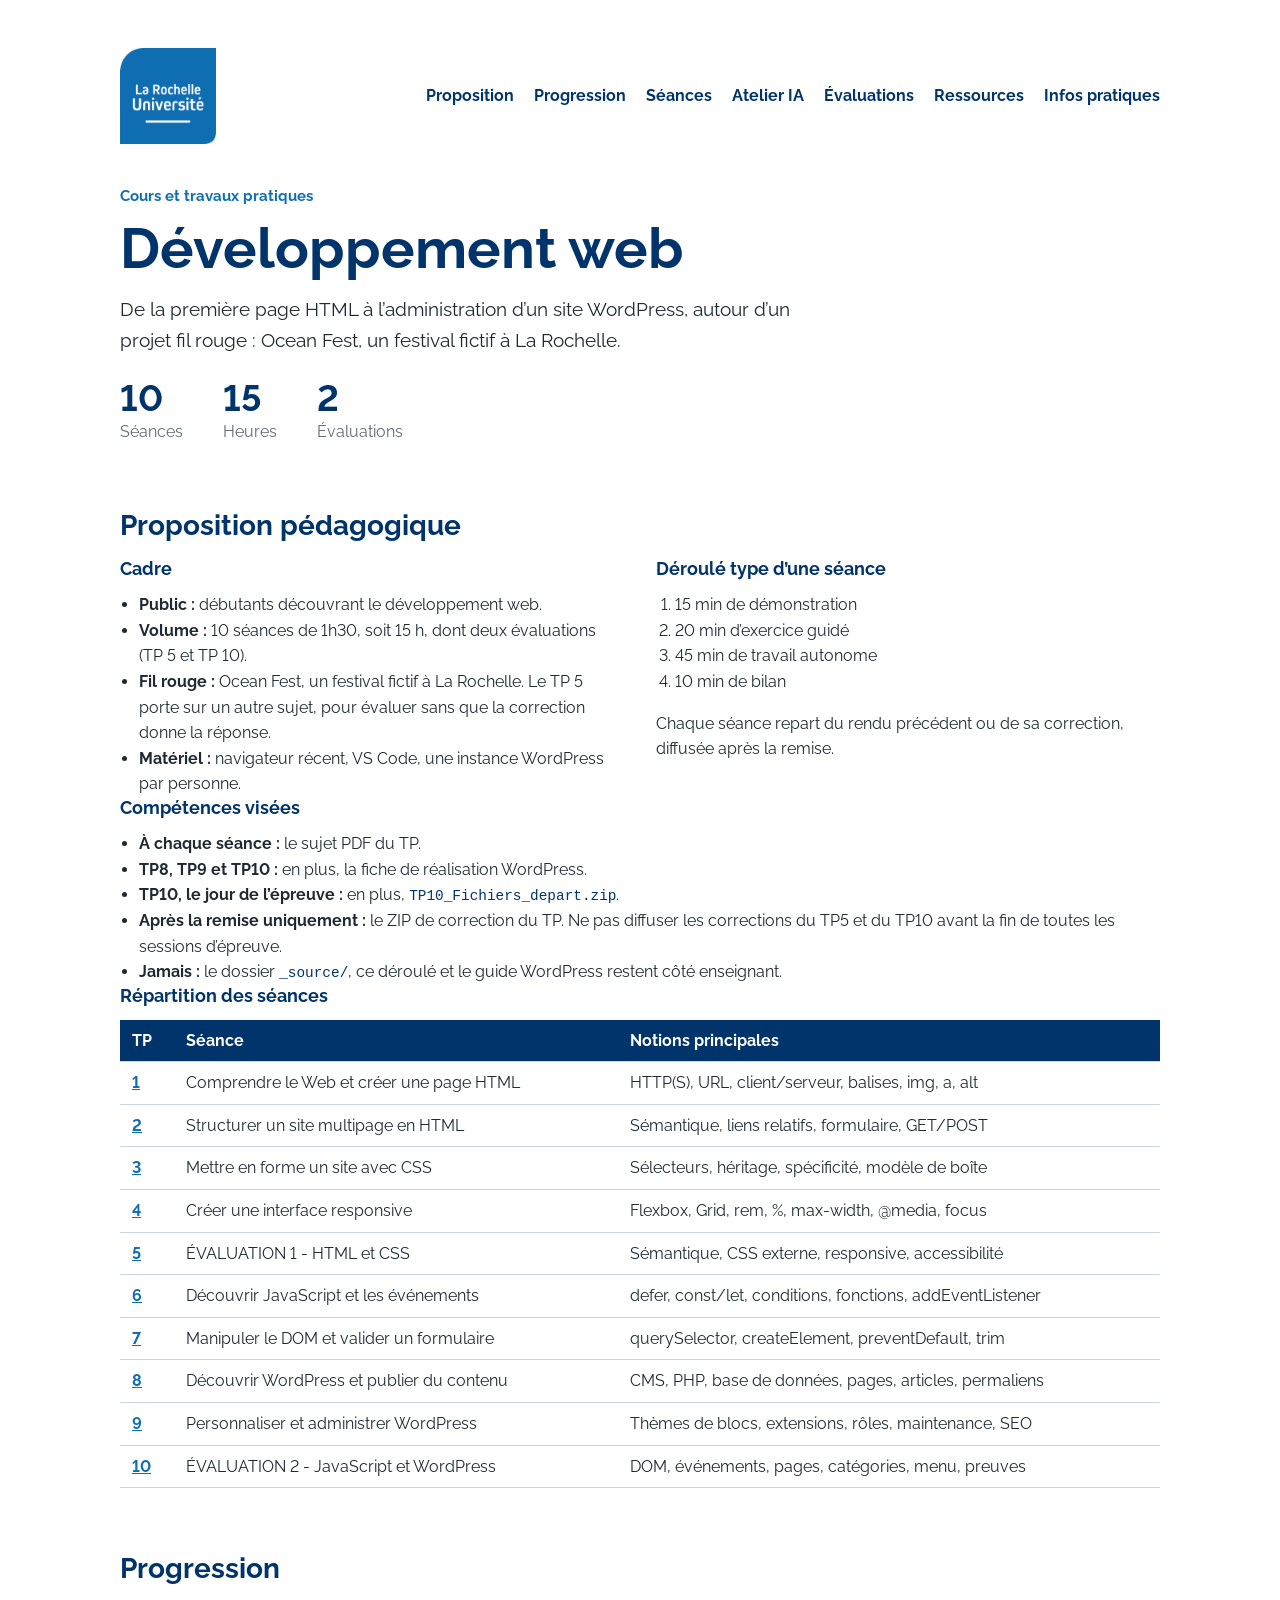
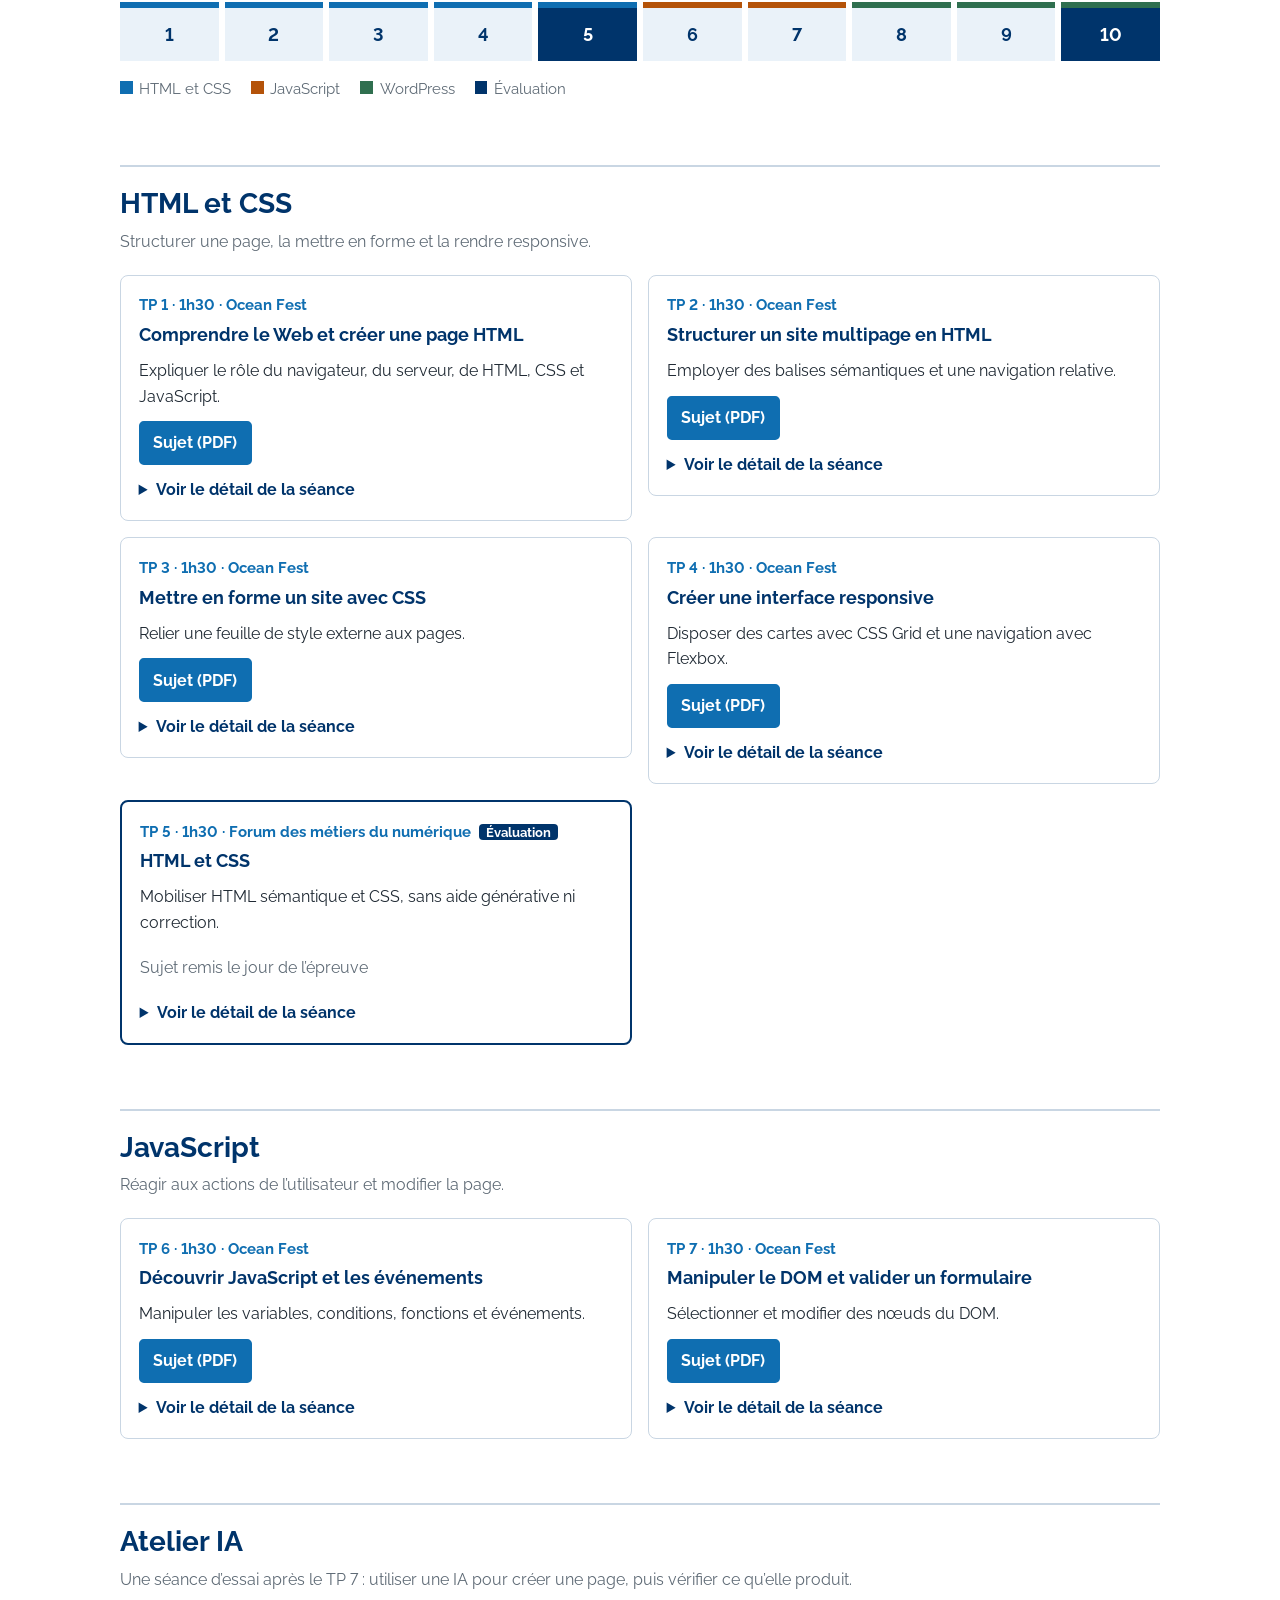
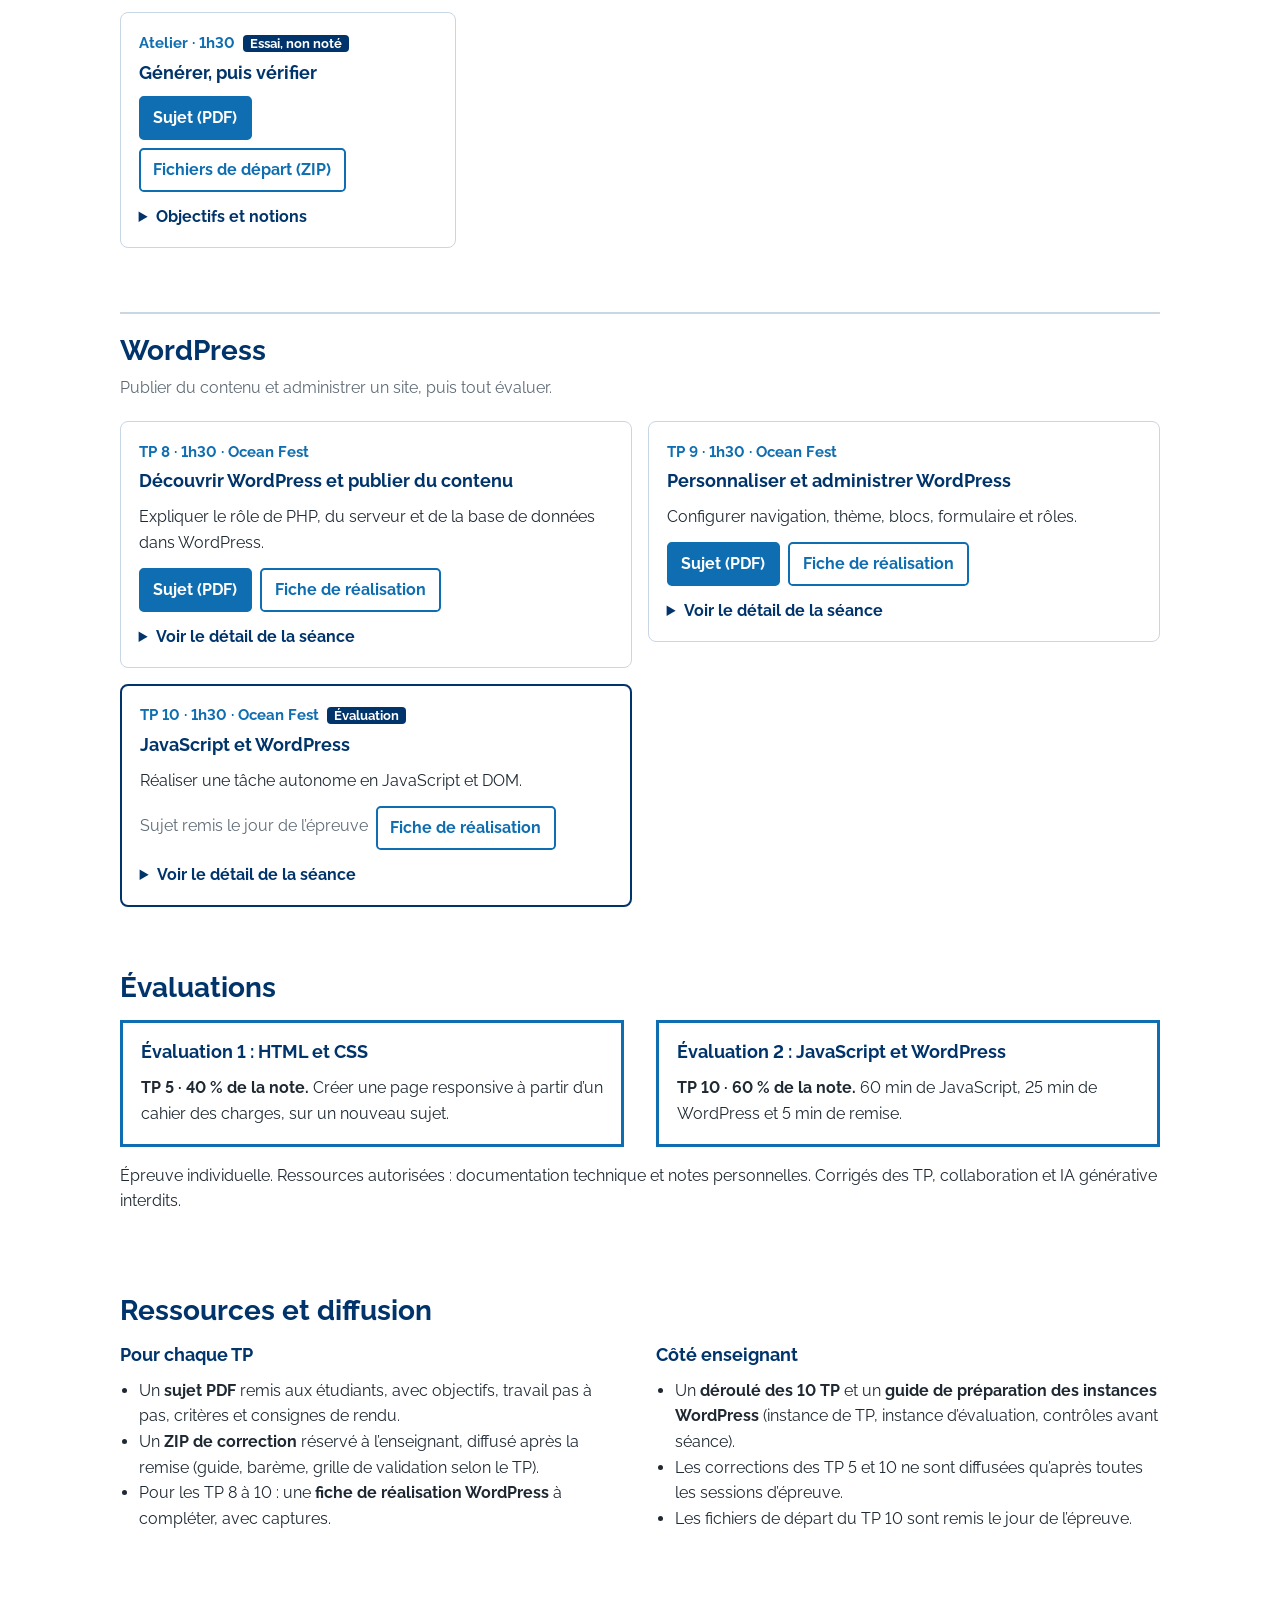
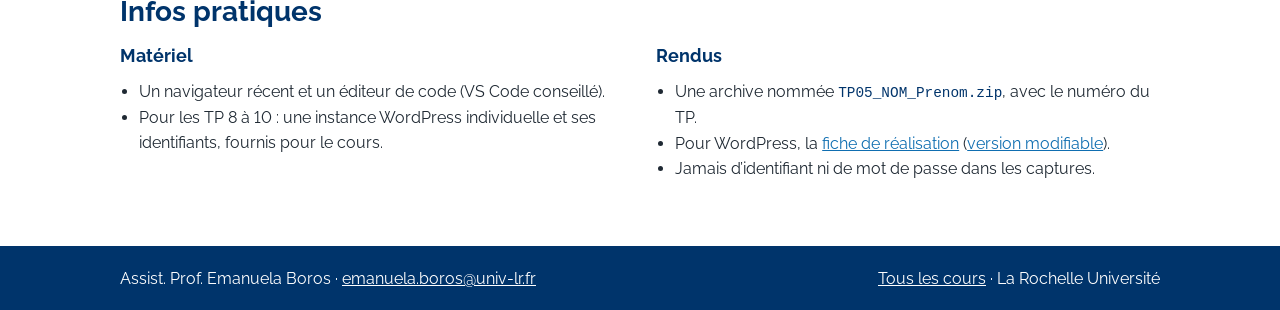
<file: index.html>
<!doctype html>
<html lang="fr">
<head>
<meta charset="utf-8">
<meta http-equiv="refresh" content="0; url=site/">
<title>Cours Web</title>
</head>
<body>
<p><a href="site/">Cours Web</a> · <a href="Atelier_IA/">Atelier IA</a></p>
</body>
</html>
</file>
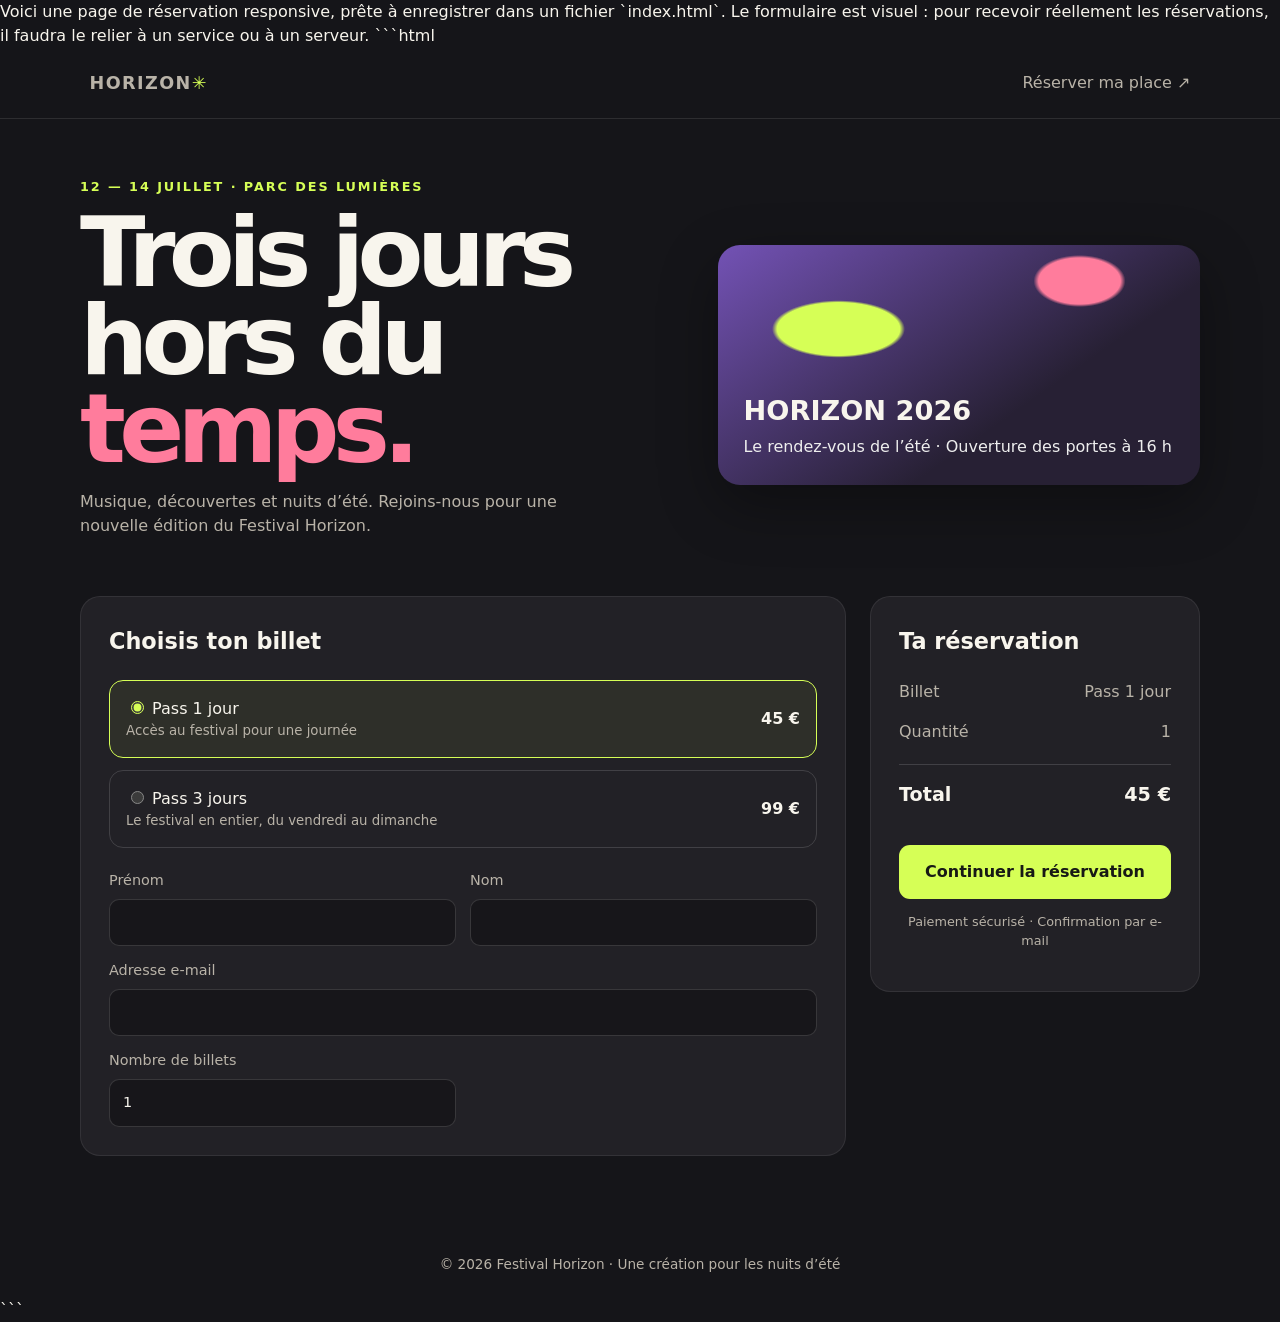
<file: Atelier_IA/index.html>
Voici une page de réservation responsive, prête à enregistrer dans un fichier `index.html`. Le formulaire est visuel : pour recevoir réellement les réservations, il faudra le relier à un service ou à un serveur.

```html
<!DOCTYPE html>
<html lang="fr">
<head>
  <meta charset="UTF-8">
  <meta name="viewport" content="width=device-width, initial-scale=1">
  <title>Réserver — Festival Horizon</title>
  <style>
    :root {
      color-scheme: dark;
      --ink: #f8f5ed;
      --muted: #b9b3a8;
      --bg: #151519;
      --panel: #222126;
      --accent: #d6ff56;
      --pink: #ff7c9c;
    }

    * { box-sizing: border-box; }

    body {
      margin: 0;
      background: var(--bg);
      color: var(--ink);
      font: 16px/1.5 system-ui, sans-serif;
    }

    a { color: inherit; }

    .topbar {
      display: flex;
      justify-content: space-between;
      align-items: center;
      padding: 22px 7%;
      border-bottom: 1px solid #ffffff1a;
    }

    .logo {
      font-size: 1.1rem;
      font-weight: 900;
      letter-spacing: .08em;
    }

    .logo span { color: var(--accent); }

    .topbar a {
      text-decoration: none;
      color: var(--muted);
    }

    main {
      width: min(1120px, 88%);
      margin: 58px auto;
    }

    .hero {
      display: grid;
      grid-template-columns: 1.1fr .9fr;
      gap: 48px;
      align-items: center;
      margin-bottom: 42px;
    }

    .eyebrow {
      color: var(--accent);
      font-size: .8rem;
      font-weight: 800;
      letter-spacing: .15em;
      text-transform: uppercase;
    }

    h1 {
      max-width: 650px;
      margin: 12px 0;
      font-size: clamp(3rem, 8vw, 6rem);
      line-height: .92;
      letter-spacing: -.07em;
    }

    h1 span { color: var(--pink); }

    .intro {
      max-width: 520px;
      color: var(--muted);
    }

    .event-card {
      min-height: 240px;
      display: flex;
      flex-direction: column;
      justify-content: end;
      padding: 26px;
      border-radius: 22px;
      background:
        radial-gradient(ellipse at 75% 15%, #ff7c9c 0 8%, transparent 9%),
        radial-gradient(ellipse at 25% 35%, #d6ff56 0 12%, transparent 13%),
        linear-gradient(145deg, #7352b5, #272034 65%);
      box-shadow: 0 20px 60px #0005;
    }

    .event-card strong { font-size: 1.7rem; }
    .event-card p { margin: 4px 0 0; color: #eee; }

    .booking {
      display: grid;
      grid-template-columns: 1fr 330px;
      gap: 24px;
      align-items: start;
    }

    form, .summary {
      padding: 28px;
      border: 1px solid #ffffff14;
      border-radius: 20px;
      background: var(--panel);
    }

    h2 { margin: 0 0 22px; font-size: 1.4rem; }

    .ticket-option {
      display: flex;
      justify-content: space-between;
      gap: 16px;
      align-items: center;
      margin-bottom: 12px;
      padding: 16px;
      border: 1px solid #ffffff24;
      border-radius: 14px;
      cursor: pointer;
    }

    .ticket-option:has(input:checked) {
      border-color: var(--accent);
      background: #d6ff5610;
    }

    .ticket-option input { accent-color: var(--accent); }
    .ticket-option small { display: block; color: var(--muted); }
    .price { white-space: nowrap; font-weight: 800; }

    .fields {
      display: grid;
      grid-template-columns: 1fr 1fr;
      gap: 14px;
      margin-top: 22px;
    }

    label.field {
      display: grid;
      gap: 7px;
      color: var(--muted);
      font-size: .9rem;
    }

    .field.full { grid-column: 1 / -1; }

    input[type="text"],
    input[type="email"],
    input[type="number"] {
      width: 100%;
      padding: 12px 13px;
      border: 1px solid #ffffff24;
      border-radius: 10px;
      outline: none;
      background: #17161a;
      color: var(--ink);
      font: inherit;
    }

    input:focus { border-color: var(--accent); }

    .summary {
      position: sticky;
      top: 20px;
    }

    .summary p {
      display: flex;
      justify-content: space-between;
      color: var(--muted);
    }

    .summary .total {
      margin-top: 20px;
      padding-top: 16px;
      border-top: 1px solid #ffffff24;
      color: var(--ink);
      font-size: 1.2rem;
      font-weight: 800;
    }

    button {
      width: 100%;
      margin-top: 16px;
      padding: 15px;
      border: 0;
      border-radius: 11px;
      background: var(--accent);
      color: #171915;
      font: inherit;
      font-weight: 900;
      cursor: pointer;
    }

    button:hover { filter: brightness(.93); }

    .note {
      color: var(--muted);
      font-size: .8rem;
      text-align: center;
    }

    footer {
      padding: 24px 7%;
      color: var(--muted);
      text-align: center;
      font-size: .85rem;
    }

    @media (max-width: 760px) {
      main { margin: 36px auto; }
      .hero, .booking { grid-template-columns: 1fr; }
      .hero { gap: 22px; }
      .event-card { min-height: 190px; }
      .summary { position: static; }
    }

    @media (max-width: 480px) {
      .topbar { padding: 18px 6%; }
      .fields { grid-template-columns: 1fr; }
      .field.full { grid-column: auto; }
      form, .summary { padding: 20px; }
    }
  </style>
</head>
<body>
  <header class="topbar">
    <a class="logo" href="#" aria-label="Festival Horizon, accueil">HORIZON<span>✳</span></a>
    <a href="#reservation">Réserver ma place ↗</a>
  </header>

  <main>
    <section class="hero">
      <div>
        <div class="eyebrow">12 — 14 juillet · Parc des Lumières</div>
        <h1>Trois jours<br>hors du <span>temps.</span></h1>
        <p class="intro">
          Musique, découvertes et nuits d’été. Rejoins-nous pour une nouvelle
          édition du Festival Horizon.
        </p>
      </div>
      <div class="event-card" aria-label="Affiche colorée du Festival Horizon">
        <strong>HORIZON 2026</strong>
        <p>Le rendez-vous de l’été · Ouverture des portes à 16 h</p>
      </div>
    </section>

    <section class="booking" id="reservation">
      <form id="booking-form">
        <h2>Choisis ton billet</h2>

        <label class="ticket-option">
          <span>
            <input type="radio" name="ticket" value="45" checked>
            Pass 1 jour
            <small>Accès au festival pour une journée</small>
          </span>
          <span class="price">45 €</span>
        </label>

        <label class="ticket-option">
          <span>
            <input type="radio" name="ticket" value="99">
            Pass 3 jours
            <small>Le festival en entier, du vendredi au dimanche</small>
          </span>
          <span class="price">99 €</span>
        </label>

        <div class="fields">
          <label class="field">
            Prénom
            <input type="text" name="prenom" autocomplete="given-name" required>
          </label>
          <label class="field">
            Nom
            <input type="text" name="nom" autocomplete="family-name" required>
          </label>
          <label class="field full">
            Adresse e-mail
            <input type="email" name="email" autocomplete="email" required>
          </label>
          <label class="field">
            Nombre de billets
            <input id="quantity" type="number" name="quantity" min="1" max="8" value="1" required>
          </label>
        </div>
      </form>

      <aside class="summary">
        <h2>Ta réservation</h2>
        <p><span>Billet</span><span id="ticket-name">Pass 1 jour</span></p>
        <p><span>Quantité</span><span id="quantity-label">1</span></p>
        <p class="total"><span>Total</span><span id="total">45 €</span></p>
        <button type="submit" form="booking-form">Continuer la réservation</button>
        <p class="note">Paiement sécurisé · Confirmation par e-mail</p>
      </aside>
    </section>
  </main>

  <footer>© 2026 Festival Horizon · Une création pour les nuits d’été</footer>

  <script>
    const form = document.querySelector("#booking-form");
    const quantity = document.querySelector("#quantity");
    const total = document.querySelector("#total");
    const quantityLabel = document.querySelector("#quantity-label");
    const ticketName = document.querySelector("#ticket-name");

    function updateSummary() {
      const selected = document.querySelector('input[name="ticket"]:checked');
      const count = Math.max(1, Number(quantity.value) || 1);
      const price = Number(selected.value);

      quantityLabel.textContent = count;
      total.textContent = `${price * count} €`;
      ticketName.textContent = price === 99 ? "Pass 3 jours" : "Pass 1 jour";
    }

    document.querySelectorAll('input[name="ticket"]').forEach((input) => {
      input.addEventListener("change", updateSummary);
    });
    quantity.addEventListener("input", updateSummary);

    form.addEventListener("submit", (event) => {
      event.preventDefault();
      if (!form.reportValidity()) return;
      alert("Merci ! Le formulaire est prêt à être relié à un système de réservation.");
    });

    updateSummary();
  </script>
</body>
</html>
```
</file>
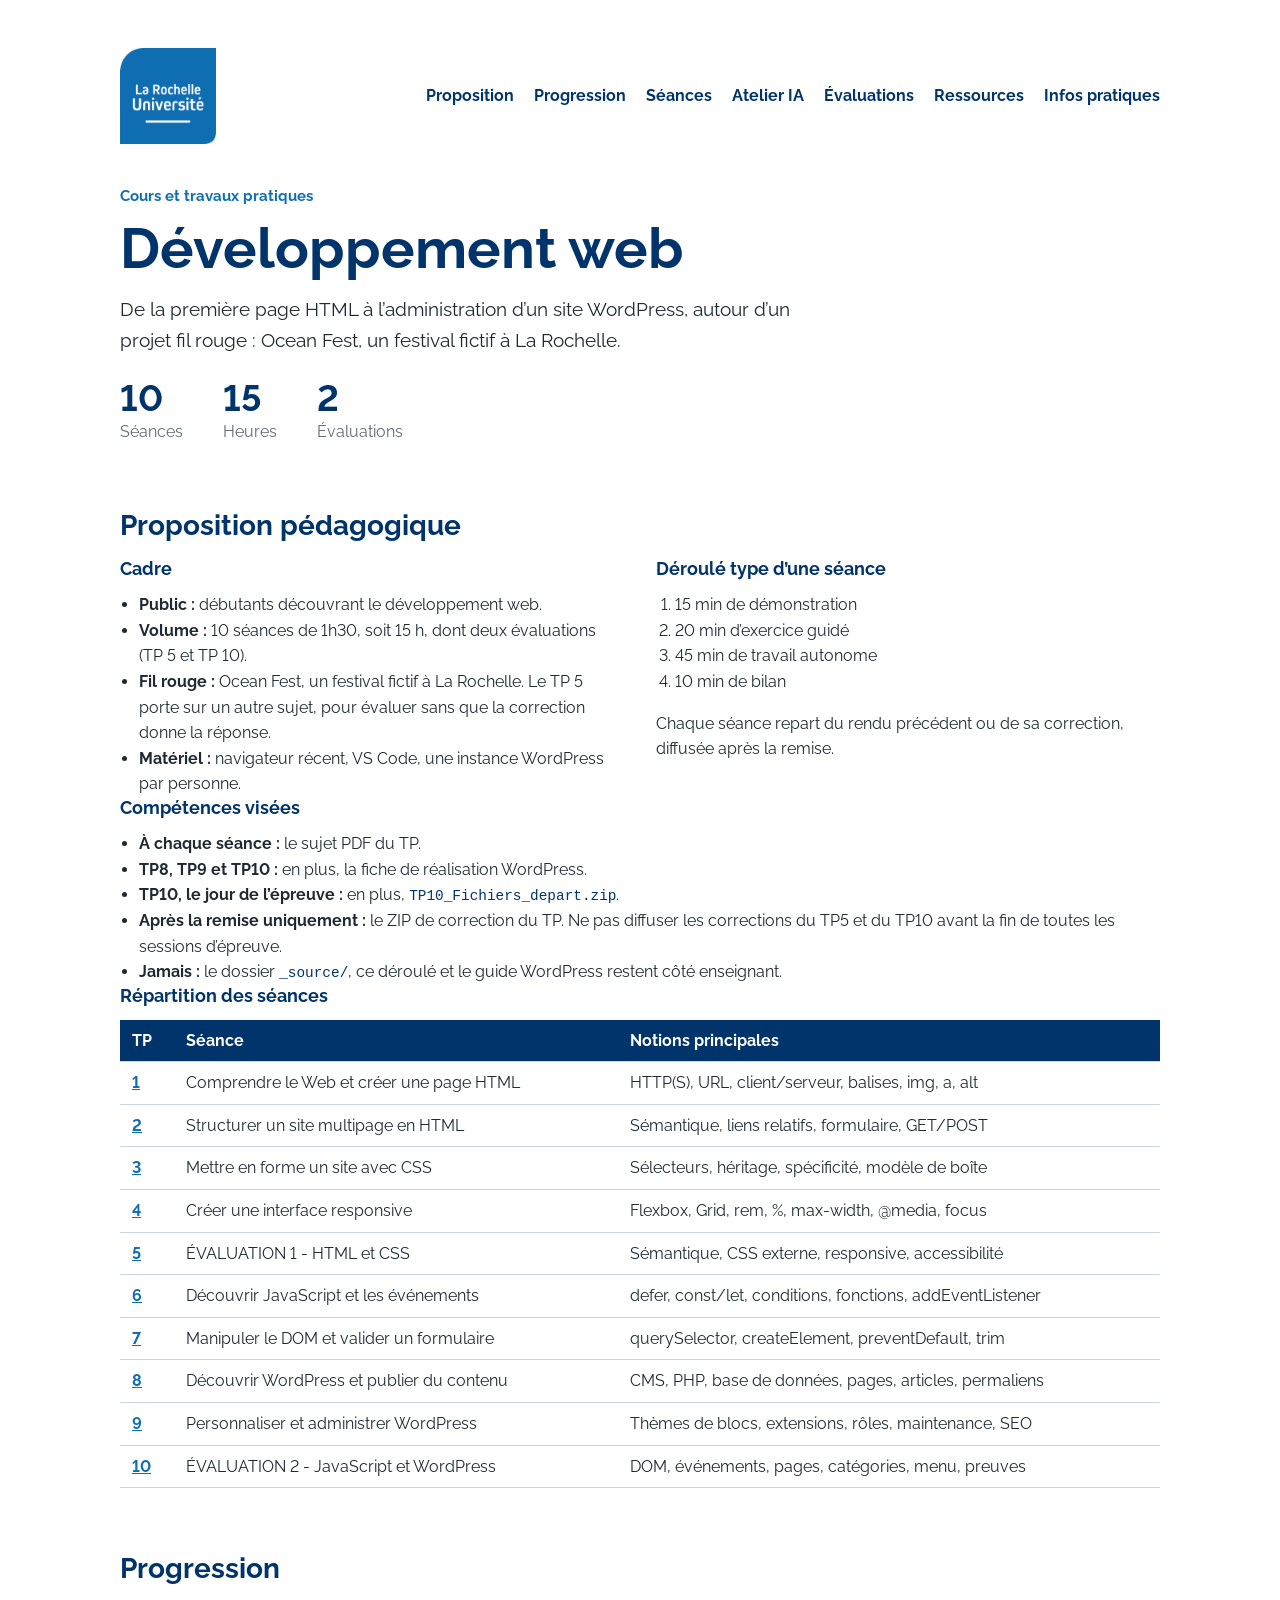
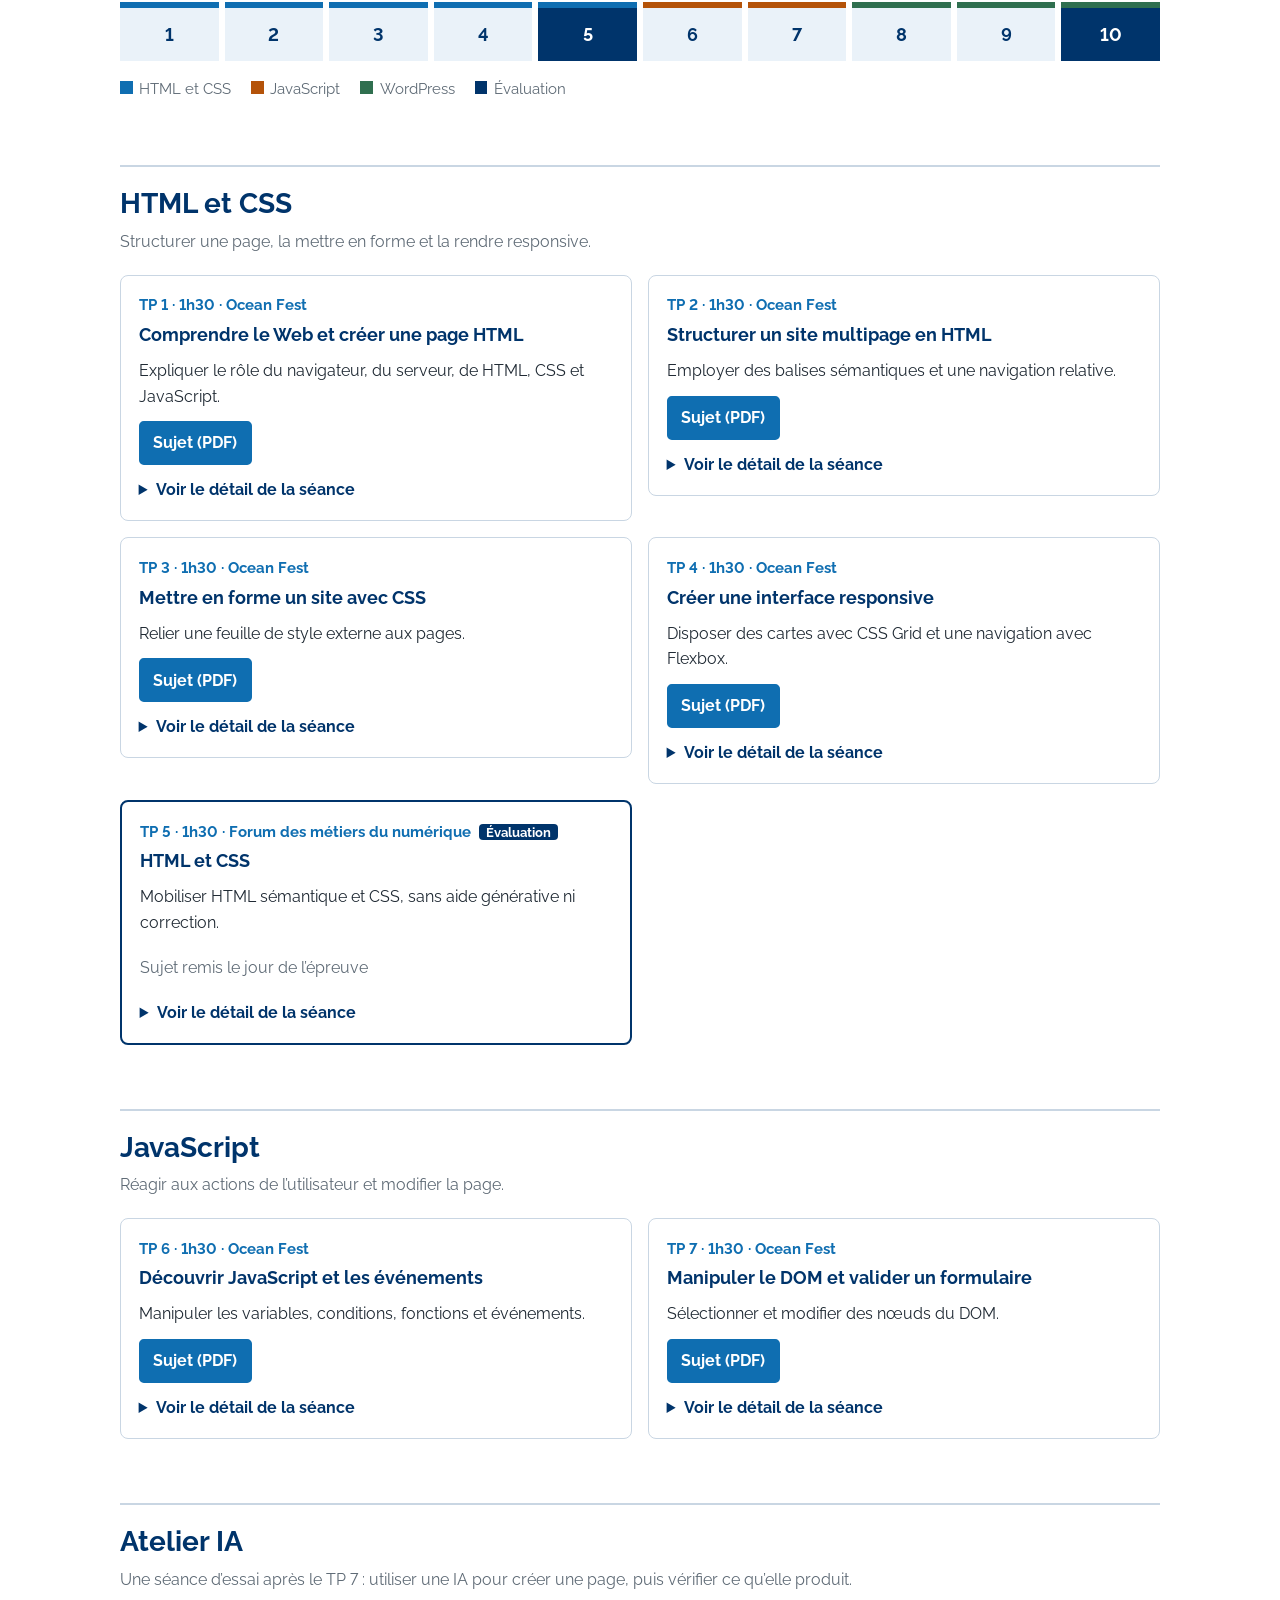
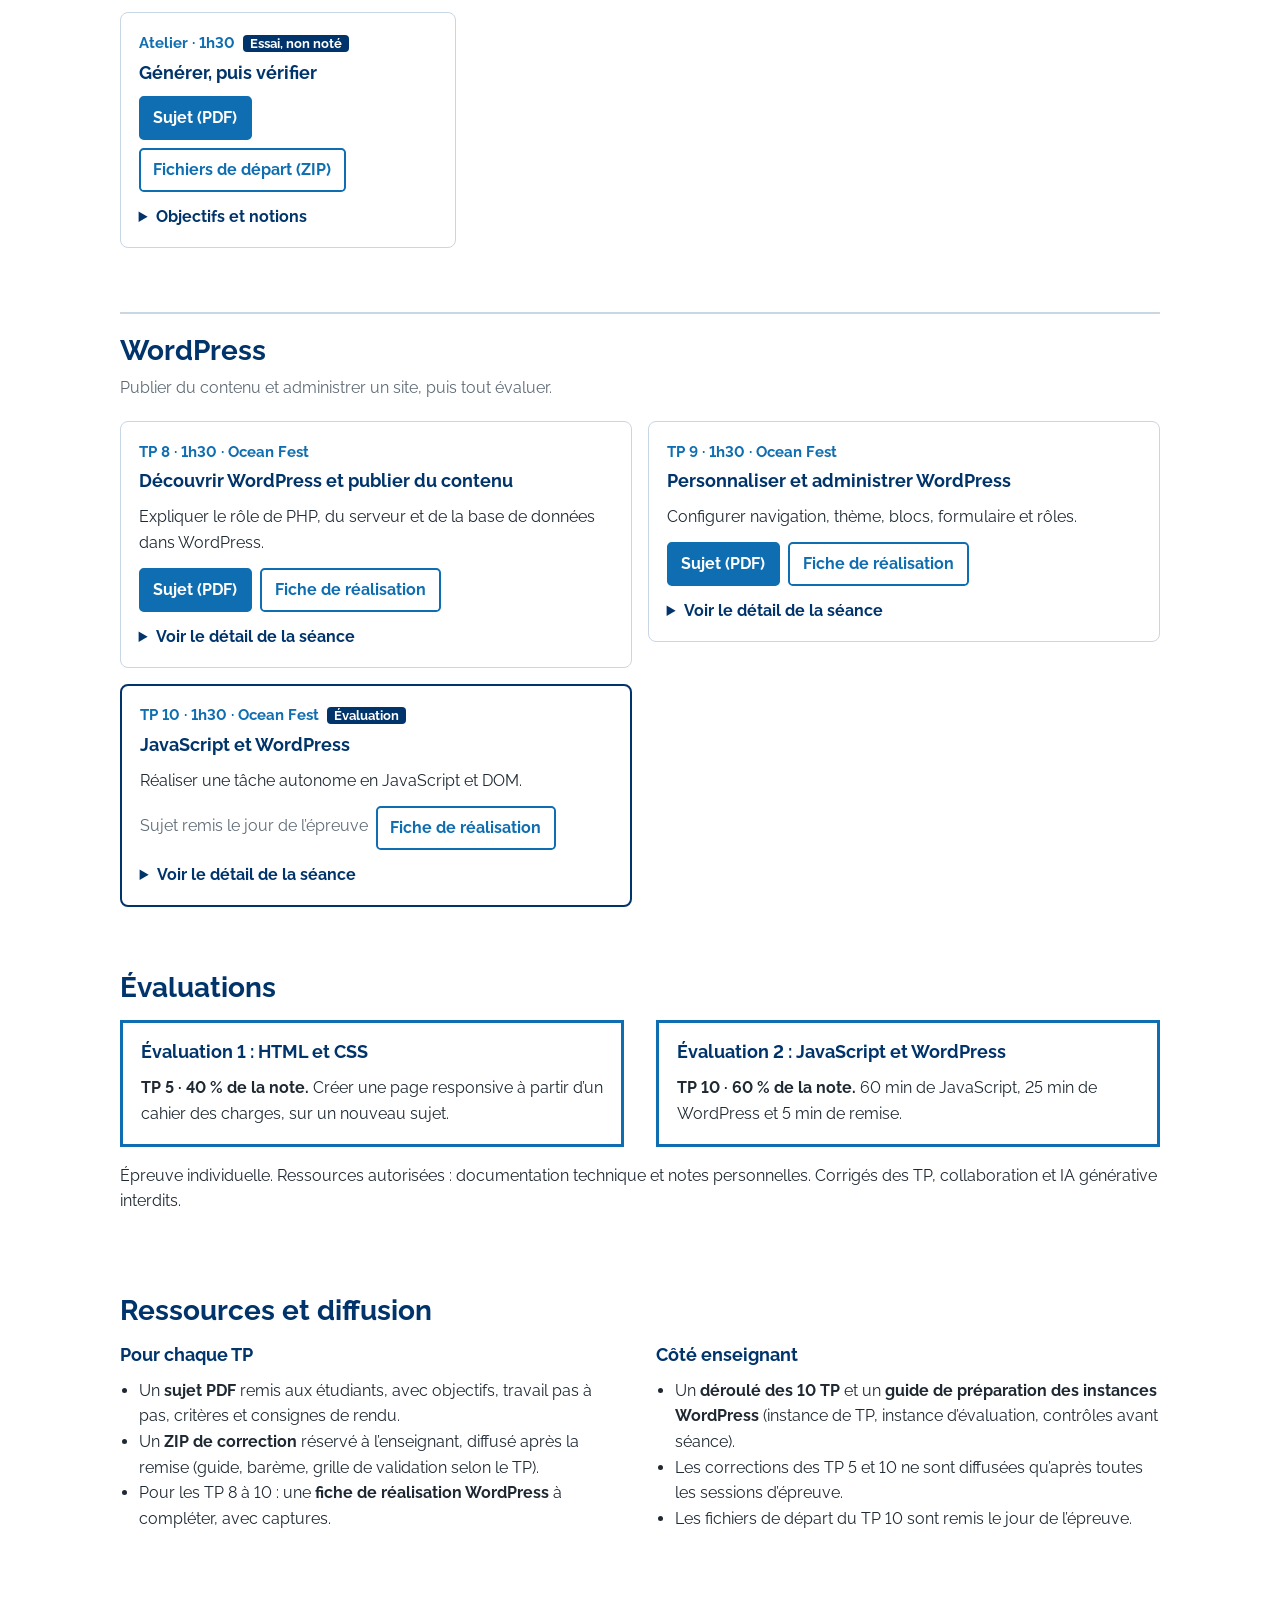
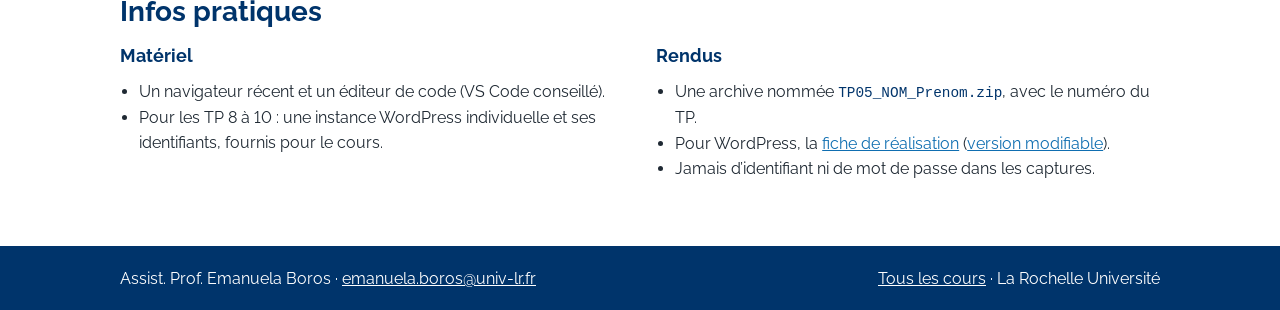
<file: site/index.html>
<!doctype html>
<html lang="fr">
<head>
  <meta charset="utf-8">
  <meta name="viewport" content="width=device-width, initial-scale=1">
  <title>Développement web - La Rochelle Université</title>
  <meta name="description" content="Organisation du cours de développement web : 10 TP de HTML, CSS, JavaScript et WordPress.">
  <link rel="stylesheet" href="styles.css">
</head>
<body>
  <a class="evitement" href="#contenu">Aller au contenu</a>
  <header class="entete">
    <div class="enveloppe">
      <a href="#haut" class="logo"><img src="assets/logo-la-rochelle-universite.png" width="96" height="96" alt="La Rochelle Université"></a>
      <nav aria-label="Navigation principale">
        <ul>
          <li><a href="#proposition">Proposition</a></li>
          <li><a href="#progression">Progression</a></li>
          <li><a href="#html-css">Séances</a></li>
          <li><a href="#atelier-ia">Atelier IA</a></li>
          <li><a href="#evaluations">Évaluations</a></li>
          <li><a href="#diffusion">Ressources</a></li>
          <li><a href="#pratique">Infos pratiques</a></li>
        </ul>
      </nav>
    </div>
  </header>

  <main id="contenu">
    <section class="ouverture" id="haut">
      <p class="surtitre">Cours et travaux pratiques</p>
      <h1>Développement web</h1>
      <p class="chapeau">De la première page HTML à l’administration d’un site WordPress, autour d’un projet fil rouge : Ocean Fest, un festival fictif à La Rochelle.</p>
      <dl class="chiffres">
        <div><dt>Séances</dt><dd>10</dd></div>
        <div><dt>Heures</dt><dd>15</dd></div>
        <div><dt>Évaluations</dt><dd>2</dd></div>
      </dl>
    </section>

    <section id="proposition">
      <h2>Proposition pédagogique</h2>
      <div class="deux">
        <div>
          <h3>Cadre</h3>
          <ul>
            <li><strong>Public :</strong> débutants découvrant le développement web.</li>
            <li><strong>Volume :</strong> 10 séances de 1h30, soit 15 h, dont deux évaluations (TP 5 et TP 10).</li>
            <li><strong>Fil rouge :</strong> Ocean Fest, un festival fictif à La Rochelle. Le TP 5 porte sur un autre sujet, pour évaluer sans que la correction donne la réponse.</li>
            <li><strong>Matériel :</strong> navigateur récent, VS Code, une instance WordPress par personne.</li>
          </ul>
        </div>
        <div>
          <h3>Déroulé type d’une séance</h3>
          <ol>
            <li>15 min de démonstration</li>
            <li>20 min d’exercice guidé</li>
            <li>45 min de travail autonome</li>
            <li>10 min de bilan</li>
          </ol>
          <p>Chaque séance repart du rendu précédent ou de sa correction, diffusée après la remise.</p>
        </div>
      </div>
      <h3>Compétences visées</h3>
      <ul><li><strong>À chaque séance :</strong> le sujet PDF du TP.</li><li><strong>TP8, TP9 et TP10 :</strong> en plus, la fiche de réalisation WordPress.</li><li><strong>TP10, le jour de l’épreuve :</strong> en plus, <code>TP10_Fichiers_depart.zip</code>.</li><li><strong>Après la remise uniquement :</strong> le ZIP de correction du TP. Ne pas diffuser les corrections du TP5 et du TP10 avant la fin de toutes les sessions d’épreuve.</li><li><strong>Jamais :</strong> le dossier <code>_source/</code>, ce déroulé et le guide WordPress restent côté enseignant.</li></ul>
      <h3>Répartition des séances</h3>
      <div class="defilement"><table><thead><tr><th scope="col">TP</th><th scope="col">Séance</th><th scope="col">Notions principales</th></tr></thead><tbody><tr><th scope="row"><a href="#tp01">1</a></th><td>Comprendre le Web et créer une page HTML</td><td>HTTP(S), URL, client/serveur, balises, img, a, alt</td></tr><tr><th scope="row"><a href="#tp02">2</a></th><td>Structurer un site multipage en HTML</td><td>Sémantique, liens relatifs, formulaire, GET/POST</td></tr><tr><th scope="row"><a href="#tp03">3</a></th><td>Mettre en forme un site avec CSS</td><td>Sélecteurs, héritage, spécificité, modèle de boîte</td></tr><tr><th scope="row"><a href="#tp04">4</a></th><td>Créer une interface responsive</td><td>Flexbox, Grid, rem, %, max-width, @media, focus</td></tr><tr><th scope="row"><a href="#tp05">5</a></th><td>ÉVALUATION 1 - HTML et CSS</td><td>Sémantique, CSS externe, responsive, accessibilité</td></tr><tr><th scope="row"><a href="#tp06">6</a></th><td>Découvrir JavaScript et les événements</td><td>defer, const/let, conditions, fonctions, addEventListener</td></tr><tr><th scope="row"><a href="#tp07">7</a></th><td>Manipuler le DOM et valider un formulaire</td><td>querySelector, createElement, preventDefault, trim</td></tr><tr><th scope="row"><a href="#tp08">8</a></th><td>Découvrir WordPress et publier du contenu</td><td>CMS, PHP, base de données, pages, articles, permaliens</td></tr><tr><th scope="row"><a href="#tp09">9</a></th><td>Personnaliser et administrer WordPress</td><td>Thèmes de blocs, extensions, rôles, maintenance, SEO</td></tr><tr><th scope="row"><a href="#tp10">10</a></th><td>ÉVALUATION 2 - JavaScript et WordPress</td><td>DOM, événements, pages, catégories, menu, preuves</td></tr></tbody></table></div>
    </section>

    <section id="progression">
      <h2>Progression</h2>
      <ol class="frise">
        <li class="html-css"><a href="#tp01" title="Comprendre le Web et créer une page HTML">1</a></li>
        <li class="html-css"><a href="#tp02" title="Structurer un site multipage en HTML">2</a></li>
        <li class="html-css"><a href="#tp03" title="Mettre en forme un site avec CSS">3</a></li>
        <li class="html-css"><a href="#tp04" title="Créer une interface responsive">4</a></li>
        <li class="html-css evaluation"><a href="#tp05" title="HTML et CSS">5</a></li>
        <li class="javascript"><a href="#tp06" title="Découvrir JavaScript et les événements">6</a></li>
        <li class="javascript"><a href="#tp07" title="Manipuler le DOM et valider un formulaire">7</a></li>
        <li class="wordpress"><a href="#tp08" title="Découvrir WordPress et publier du contenu">8</a></li>
        <li class="wordpress"><a href="#tp09" title="Personnaliser et administrer WordPress">9</a></li>
        <li class="wordpress evaluation"><a href="#tp10" title="JavaScript et WordPress">10</a></li>
      </ol>
      <ul class="legende">
        <li><span class="pastille html-css"></span>HTML et CSS</li>
        <li><span class="pastille javascript"></span>JavaScript</li>
        <li><span class="pastille wordpress"></span>WordPress</li>
        <li><span class="pastille evaluation"></span>Évaluation</li>
      </ul>
    </section>

    <section class="module" id="html-css">
      <h2>HTML et CSS</h2>
      <p class="resume">Structurer une page, la mettre en forme et la rendre responsive.</p>
      <div class="grille large">
      <article class="carte" id="tp01">
        <p class="surtitre">TP 1 · 1h30 · Ocean Fest</p>
        <h3>Comprendre le Web et créer une page HTML</h3>
        <p class="objectif">Expliquer le rôle du navigateur, du serveur, de HTML, CSS et JavaScript.</p>
        <div class="liens">
          <a class="bouton" href="tp/TP01_Sujet.pdf">Sujet (PDF)</a>
        </div>
        <details>
          <summary>Voir le détail de la séance</summary>
          <h4>Situation</h4><p>Vous participez à la conception du site fictif « Ocean Fest », festival culturel à La Rochelle.</p><h4>Objectifs</h4><ul><li>Expliquer le rôle du navigateur, du serveur, de HTML, CSS et JavaScript.</li><li>Construire un document HTML5 valide avec titres, paragraphes, images et liens.</li><li>Utiliser un éditeur et les outils de développement du navigateur.</li></ul><h4>Notions</h4><p>HTTP(S), URL, client/serveur, élément, balise, attribut, doctype, head/body, h1/h2, img, a, alt.</p><h4>À préparer</h4><p>Ordinateur, éditeur de texte (VS Code conseillé), navigateur et dossier de travail.</p><h4>Travail demandé</h4><ol><li>Créer le dossier <code>oceanfest/</code> avec <code>index.html</code> et un sous-dossier <code>images/</code>.</li><li>Écrire le squelette HTML5 : <code>lang=&quot;fr&quot;</code>, charset UTF-8, balise viewport et titre explicite.</li><li>Ajouter un <code>h1</code> « Ocean Fest », deux <code>h2</code>, une présentation et un programme de trois activités.</li><li>Ajouter un lien vers un site extérieur et une image avec un texte alternatif pertinent.</li><li>Ouvrir le fichier dans le navigateur, puis inspecter le titre, la console et les éléments avec F12.</li><li>Dans <code>reponses.txt</code>, expliquer en quelques lignes le rôle du navigateur, du serveur, de HTML, CSS et JavaScript, puis la différence entre HTTP et HTTPS.</li></ol><h4>Contraintes</h4><p>Pas de framework ni de générateur de site. La page doit s’ouvrir en local.</p><h4>Critères d’évaluation</h4><p>Page lisible, <code>h1</code> unique, titres structurés, image avec <code>alt</code>, lien utilisable, réponses justes.</p><h4>À rendre</h4><p>Le dossier <code>oceanfest/</code> compressé : <code>index.html</code>, <code>images/</code> et <code>reponses.txt</code>.</p><h4>Pour aller plus loin</h4><p>Ajouter un élément HTML absent du sujet (<code>figure</code>, <code>time</code>, etc.) et justifier ce choix en deux phrases.</p>
        </details>
      </article>
      <article class="carte" id="tp02">
        <p class="surtitre">TP 2 · 1h30 · Ocean Fest</p>
        <h3>Structurer un site multipage en HTML</h3>
        <p class="objectif">Employer des balises sémantiques et une navigation relative.</p>
        <div class="liens">
          <a class="bouton" href="tp/TP02_Sujet.pdf">Sujet (PDF)</a>
        </div>
        <details>
          <summary>Voir le détail de la séance</summary>
          <h4>Situation</h4><p>Vous participez à la conception du site fictif « Ocean Fest », festival culturel à La Rochelle.</p><h4>Objectifs</h4><ul><li>Employer des balises sémantiques et une navigation relative.</li><li>Organiser trois fichiers HTML et leurs ressources.</li><li>Construire un formulaire accessible sans traitement serveur.</li></ul><h4>Notions</h4><p>header, nav, main, section, article, footer, ul/li, label, input, textarea, méthodes GET/POST (notions), liens relatifs.</p><h4>À préparer</h4><p>Votre rendu du TP1 ou la correction du TP1 ; navigateur et éditeur.</p><h4>Travail demandé</h4><ol><li>Réutiliser le dossier du TP1, en conservant l’image. Créer <code>apropos.html</code> et <code>contact.html</code>.</li><li>Ajouter dans chaque page <code>header</code>, <code>nav</code>, <code>main</code> et <code>footer</code>.</li><li>Créer un menu en liste avec des liens relatifs vers les trois pages. Indiquer le lien actif avec <code>aria-current=&quot;page&quot;</code> et un texte en gras (<code>strong</code>).</li><li>Sur l’accueil : une liste <code>ul</code> des événements, un tableau de deux horaires et trois cartes <code>&lt;article class=&quot;card&quot;&gt;</code> (titre et phrase) dans un <code>&lt;div class=&quot;cards&quot;&gt;</code>.</li><li>Sur <code>contact.html</code> : un formulaire avec nom, email, sujet, message et bouton. Relier chaque <code>label</code> à son champ et donner un <code>name</code> à chaque champ.</li><li>Tester le bouton : les champs obligatoires vides sont signalés. Une fois remplis, observer les valeurs dans l’URL (GET).</li></ol><h4>Contraintes</h4><p>Le formulaire n’envoie rien : utiliser <code>action=&quot;#&quot;</code>, <code>method=&quot;get&quot;</code> et l’indiquer clairement sur la page.</p><h4>Critères d’évaluation</h4><p>Trois pages reliées, lien actif indiqué, HTML sémantique, formulaire avec labels, organisation claire.</p><h4>À rendre</h4><p>Le dossier du site compressé : les trois pages HTML et <code>images/</code>.</p><h4>Pour aller plus loin</h4><p>Expliquer en deux phrases pourquoi un vrai formulaire de contact utiliserait POST plutôt que GET.</p>
        </details>
      </article>
      <article class="carte" id="tp03">
        <p class="surtitre">TP 3 · 1h30 · Ocean Fest</p>
        <h3>Mettre en forme un site avec CSS</h3>
        <p class="objectif">Relier une feuille de style externe aux pages.</p>
        <div class="liens">
          <a class="bouton" href="tp/TP03_Sujet.pdf">Sujet (PDF)</a>
        </div>
        <details>
          <summary>Voir le détail de la séance</summary>
          <h4>Situation</h4><p>Vous participez à la conception du site fictif « Ocean Fest », festival culturel à La Rochelle.</p><h4>Objectifs</h4><ul><li>Relier une feuille de style externe aux pages.</li><li>Employer sélecteurs, couleurs, polices et modèle de boîte.</li><li>Comprendre la spécificité et la cascade.</li></ul><h4>Notions</h4><p>link rel=stylesheet, sélecteurs élément/classe/id, héritage, spécificité, margin, padding, border, box-sizing.</p><h4>À préparer</h4><p>Votre rendu du TP2 ou la correction du TP2.</p><h4>Travail demandé</h4><ol><li>Ajouter <code>styles.css</code> et le relier aux trois pages.</li><li>Définir une palette et une typographie globale sur <code>body</code>, avec <code>box-sizing: border-box</code>.</li><li>Styliser l’en-tête, le menu, les liens, les titres, les cartes et le pied de page.</li><li>Utiliser <code>margin</code>, <code>padding</code> et <code>border</code> sur une carte, et commenter le rôle de chacun dans le CSS.</li><li>Ajouter l’attribut <code>id=&quot;carte-phare&quot;</code> à une carte. Écrire deux règles concurrentes, une avec la classe et une avec l’id, puis expliquer dans un commentaire laquelle s’applique et pourquoi.</li></ol><h4>Contraintes</h4><p>Ne modifier ni les textes ni la structure HTML ; seul l’<code>id</code> de l’étape 5 s’ajoute. Pas de Flexbox, de Grid ni de media query : ils sont au programme du TP4.</p><h4>Critères d’évaluation</h4><p>Feuille CSS externe, styles cohérents, modèle de boîte maîtrisé, conflit de sélecteurs expliqué, aucun style inline.</p><h4>À rendre</h4><p>Le dossier du site compressé, avec <code>styles.css</code>.</p><h4>Pour aller plus loin</h4><p>Ajouter un état <code>:hover</code> sur les cartes et expliquer son effet en deux phrases.</p>
        </details>
      </article>
      <article class="carte" id="tp04">
        <p class="surtitre">TP 4 · 1h30 · Ocean Fest</p>
        <h3>Créer une interface responsive</h3>
        <p class="objectif">Disposer des cartes avec CSS Grid et une navigation avec Flexbox.</p>
        <div class="liens">
          <a class="bouton" href="tp/TP04_Sujet.pdf">Sujet (PDF)</a>
        </div>
        <details>
          <summary>Voir le détail de la séance</summary>
          <h4>Situation</h4><p>Vous participez à la conception du site fictif « Ocean Fest », festival culturel à La Rochelle.</p><h4>Objectifs</h4><ul><li>Disposer des cartes avec CSS Grid et une navigation avec Flexbox.</li><li>Mettre en œuvre des media queries pour mobile.</li><li>Vérifier lisibilité, navigation au clavier et responsive.</li></ul><h4>Notions</h4><p>Flexbox, Grid, viewport, rem, %, max-width, @media, focus visible, responsive design.</p><h4>À préparer</h4><p>Votre rendu du TP3 ou la correction du TP3 ; simulateur mobile du navigateur (F12).</p><h4>Travail demandé</h4><ol><li>Disposer les 3 cartes événements sur trois colonnes avec CSS Grid.</li><li>Réaliser une barre de navigation en Flexbox et une zone centrale limitée par <code>max-width</code>.</li><li>Convertir les tailles de la feuille en <code>rem</code>.</li><li>Écrire une media query à 700 px pour passer à une colonne et adapter la navigation.</li><li>Tester à 375 px et 1280 px, sans défilement horizontal.</li><li>Améliorer : état de focus visible, taille des liens, contraste. Vérifier la présence de la balise viewport et expliquer son rôle dans un commentaire.</li></ol><h4>Contraintes</h4><p>Rester compatible avec Firefox et Chrome récents, sans bibliothèque CSS.</p><h4>Critères d’évaluation</h4><p>Trois cartes en ligne sur grand écran et empilées sur mobile, aucun débordement, focus visible partout.</p><h4>À rendre</h4><p>Le dossier du site compressé, avec <code>styles.css</code> mis à jour.</p><h4>Pour aller plus loin</h4><p>Ajouter une deuxième étape à 2 colonnes pour les tablettes et la justifier en deux phrases. Vérifier le rendu au clavier.</p>
        </details>
      </article>
      <article class="carte evaluation" id="tp05">
        <p class="surtitre">TP 5 · 1h30 · Forum des métiers du numérique<span class="badge">Évaluation</span></p>
        <h3>HTML et CSS</h3>
        <p class="objectif">Mobiliser HTML sémantique et CSS, sans aide générative ni correction.</p>
        <div class="liens">
          <span class="attente">Sujet remis le jour de l’épreuve</span>
        </div>
        <details>
          <summary>Voir le détail de la séance</summary>
          <h4>Situation</h4><p>Épreuve individuelle : un nouveau site, indépendant du projet Ocean Fest.</p><h4>Objectifs</h4><ul><li>Mobiliser HTML sémantique et CSS, sans aide générative ni correction.</li><li>Produire une interface conforme à un cahier des charges écrit.</li><li>Déposer un rendu fonctionnel et organisé.</li></ul><h4>Notions</h4><p>HTML5, CSS externe, sémantique, responsive, fichiers cohérents et accessibles.</p><h4>À préparer</h4><p>Ce sujet, une machine et un éditeur configurés. Aucun fichier de départ. Vous rédigez les contenus.</p><h4>Déroulé de l’épreuve</h4><ol><li>0-10 min : lire le cahier des charges et organiser les fichiers.</li><li>10-70 min : construire la page.</li><li>70-85 min : tester la version mobile, réparer les liens et les erreurs.</li><li>85-90 min : déposer le dossier complet sous forme de ZIP.</li></ol><h4>Cahier des charges : « Forum des métiers du numérique »</h4><ul><li>Fichiers : <code>index.html</code> et <code>styles.css</code> uniquement, sans JavaScript.</li><li>Structure : en-tête avec navigation, section d’introduction, trois cartes métiers, bloc contact, pied de page.</li><li>Métiers : Développeur web, UX Designer, Administrateur de systèmes, avec un contenu original de deux phrases chacun.</li><li>Mise en page : en-tête centré ; introduction en bandeau coloré sur toute la largeur ; bloc contact visuellement distinct des cartes.</li><li>Palette et typographie : différentes de celles du site Ocean Fest.</li><li>Responsive : trois colonnes à partir de 700 px de large, une seule colonne sous 700 px, sans défilement horizontal.</li></ul><h4>Contraintes</h4><p>Épreuve individuelle. Ressources autorisées : documentation technique et notes personnelles. Corrigés des TP, collaboration et IA générative interdits. À adapter au règlement de l’établissement.</p><h4>Critères d’évaluation</h4><p>Barème sur 100 : HTML et sémantique 30 ; styles et maquette 30 ; responsive 20 ; qualité et accessibilité 20.</p><h4>À rendre</h4><p>Un ZIP contenant <code>index.html</code> et <code>styles.css</code>.</p>
        </details>
      </article>
      </div>
    </section>

    <section class="module" id="javascript">
      <h2>JavaScript</h2>
      <p class="resume">Réagir aux actions de l’utilisateur et modifier la page.</p>
      <div class="grille large">
      <article class="carte" id="tp06">
        <p class="surtitre">TP 6 · 1h30 · Ocean Fest</p>
        <h3>Découvrir JavaScript et les événements</h3>
        <p class="objectif">Manipuler les variables, conditions, fonctions et événements.</p>
        <div class="liens">
          <a class="bouton" href="tp/TP06_Sujet.pdf">Sujet (PDF)</a>
        </div>
        <details>
          <summary>Voir le détail de la séance</summary>
          <h4>Situation</h4><p>Vous participez à la conception du site fictif « Ocean Fest », festival culturel à La Rochelle.</p><h4>Objectifs</h4><ul><li>Manipuler les variables, conditions, fonctions et événements.</li><li>Brancher un fichier JavaScript externe et déboguer en console.</li><li>Déclencher un changement de thème et un message.</li></ul><h4>Notions</h4><p>script defer, console.log, const/let, chaînes, booléens, conditions, fonctions, addEventListener.</p><h4>À préparer</h4><p>Votre rendu du TP4 ou la correction du TP4 ; savoir ouvrir la console (F12).</p><h4>Travail demandé</h4><ol><li>Créer <code>script.js</code> et le charger avec <code>defer</code> sur la page d’accueil.</li><li>Afficher un message dans la console et déclarer un tableau de trois artistes.</li><li>Ajouter un bouton « Mode nuit ». Écrire une fonction qui alterne une classe sur <code>body</code>, à l’aide d’un booléen et d’une condition qui adapte le texte du bouton.</li><li>Ajouter une zone de message et un bouton « Voir le prochain artiste » : afficher successivement les trois noms, puis recommencer.</li><li>Introduire volontairement une faute dans un sélecteur du script (par exemple <code>#theme</code> devient <code>#themes</code>). Lire l’erreur dans la console, noter sa signification en commentaire, puis corriger.</li><li>Vérifier que les liens restent lisibles en mode nuit.</li></ol><h4>Contraintes</h4><p>Pas de bibliothèque JS. Les boutons sont de vrais <code>button</code> avec <code>type=&quot;button&quot;</code>, utilisables au clavier.</p><h4>Critères d’évaluation</h4><p>Thème opérationnel et lisible, cycle des artistes, fonctions, condition et écouteurs d’événements corrects.</p><h4>À rendre</h4><p>Le dossier du site compressé, avec <code>script.js</code>.</p><h4>Pour aller plus loin</h4><p>Ajouter une amélioration libre, la documenter en deux phrases et vérifier le rendu sur petit écran.</p>
        </details>
      </article>
      <article class="carte" id="tp07">
        <p class="surtitre">TP 7 · 1h30 · Ocean Fest</p>
        <h3>Manipuler le DOM et valider un formulaire</h3>
        <p class="objectif">Sélectionner et modifier des nœuds du DOM.</p>
        <div class="liens">
          <a class="bouton" href="tp/TP07_Sujet.pdf">Sujet (PDF)</a>
        </div>
        <details>
          <summary>Voir le détail de la séance</summary>
          <h4>Situation</h4><p>Vous participez à la conception du site fictif « Ocean Fest », festival culturel à La Rochelle. Vous créez la liste de tâches de l’équipe, sur une page indépendante.</p><h4>Objectifs</h4><ul><li>Sélectionner et modifier des nœuds du DOM.</li><li>Gérer des événements utilisateur et une validation côté client.</li><li>Ajouter et supprimer des tâches sans recharger la page.</li></ul><h4>Notions</h4><p>DOM, document.querySelector, createElement, append, remove, classList, preventDefault, trim.</p><h4>À préparer</h4><p>Fonctions, événements et classes CSS vus au TP6. Vous pouvez réutiliser <code>styles.css</code> du TP4.</p><h4>Travail demandé</h4><ol><li>Créer une page avec un formulaire de tâche (champ et bouton) et une liste vide.</li><li>Écouter <code>submit</code>, empêcher le rechargement et vérifier que le champ n’est pas vide, avec <code>trim()</code>.</li><li>Créer un élément <code>li</code> avec un bouton « Supprimer », puis l’ajouter à la liste.</li><li>Ajouter un compteur de tâches, à jour après chaque ajout et suppression.</li><li>Afficher une erreur accessible (<code>role=&quot;alert&quot;</code>) si le champ est vide.</li><li>Tout tester au clavier. Après une suppression, le focus doit revenir sur le champ.</li></ol><h4>Contraintes</h4><p>La validation côté navigateur ne remplace jamais une validation côté serveur en production.</p><h4>Critères d’évaluation</h4><p>Ajout et suppression de tâches, compteur exact, saisies vides refusées, erreur annoncée, focus maîtrisé.</p><h4>À rendre</h4><p>Le dossier compressé : la page HTML, <code>styles.css</code> et <code>script.js</code>.</p><h4>Pour aller plus loin</h4><p>Ajouter un bouton « Tout supprimer » et documenter son comportement en deux phrases.</p>
        </details>
      </article>
      </div>
    </section>

    <section class="module" id="atelier-ia">
      <h2>Atelier IA</h2>
      <p class="resume">Une séance d’essai après le TP 7 : utiliser une IA pour créer une page, puis vérifier ce qu’elle produit.</p>
      <div class="grille">
      <article class="carte">
        <p class="surtitre">Atelier · 1h30<span class="badge">Essai, non noté</span></p>
        <h3>Générer, puis vérifier</h3>
        <div class="liens">
          <a class="bouton" href="tp/Atelier_IA_Sujet.pdf">Sujet (PDF)</a>
          <a class="bouton secondaire" href="tp/Atelier_IA_Fichiers_depart.zip">Fichiers de départ (ZIP)</a>
        </div>
        <details>
          <summary>Objectifs et notions</summary>
          <h4>Situation</h4><p>L’équipe d’Ocean Fest a reçu une page générée par une IA et veut y ajouter la réservation des ateliers. Vous vérifiez, corrigez et complétez ce travail.</p><h4>Objectifs</h4><ul><li>Repérer les défauts d’une page générée par une IA, même si elle semble correcte.</li><li>Rédiger une demande précise et tester la réponse obtenue.</li><li>Expliquer et assumer le code que l’on rend.</li></ul><h4>Notions</h4><p>Prompt, audit, tests, accessibilité, vérification des faits, responsabilité de l’auteur.</p><h4>À préparer</h4><p>Les TP1 à TP7 ; l’archive <code>Atelier_IA_Fichiers_depart.zip</code>. Outil conseillé, sans compte : Duck.ai. Sans accès ou sans souhait d’utiliser une IA, le dossier <code>secours/</code> contient des réponses enregistrées.</p><h4>Travail demandé</h4><ol><li><strong>30 min, audit.</strong> Ouvrir <code>audit/index.html</code> et lire <code>audit/BRIEF.md</code>. Avec <code>audit/GRILLE_AUDIT.md</code>, trouver au moins 8 défauts, puis en corriger au moins 5.</li><li><strong>45 min, génération.</strong> Lire <code>reservation/CONSIGNE.md</code>. Demander la page à l’IA, d’abord avec une demande vague, puis avec une demande précise. Passer les tests T1 à T6, corriger, et remplir <code>JOURNAL_IA.md</code> au fil de l’eau.</li><li><strong>15 min, explication.</strong> À deux, chacun choisit 5 lignes dans le code de l’autre. L’auteur ou l’autrice explique ce qu’elles font et comment il ou elle les a vérifiées.</li></ol><h4>Règles de l’atelier</h4><ul><li>L’IA est autorisée dans cette séance uniquement. Elle reste interdite aux évaluations.</li><li>Aucune donnée personnelle, aucun identifiant et aucun mot de passe dans une demande.</li><li>Une réponse de l’IA peut être fausse, même si elle paraît sûre d’elle : vous restez responsable de ce que vous rendez.</li></ul><h4>Contraintes</h4><p>Rendre uniquement du code que vous savez expliquer. Noter dans le journal tout ce qui vient de l’IA.</p><h4>Critères d’évaluation</h4><p>Défauts trouvés et corrigés, tests T1 à T6 réussis, journal honnête et précis, explication claire de vos lignes de code.</p><h4>À rendre</h4><p>Un ZIP avec <code>audit/</code> corrigé, <code>reservation/</code> et <code>JOURNAL_IA.md</code> complété.</p>
        </details>
      </article>
      </div>
    </section>

    <section class="module" id="wordpress">
      <h2>WordPress</h2>
      <p class="resume">Publier du contenu et administrer un site, puis tout évaluer.</p>
      <div class="grille large">
      <article class="carte" id="tp08">
        <p class="surtitre">TP 8 · 1h30 · Ocean Fest</p>
        <h3>Découvrir WordPress et publier du contenu</h3>
        <p class="objectif">Expliquer le rôle de PHP, du serveur et de la base de données dans WordPress.</p>
        <div class="liens">
          <a class="bouton" href="tp/TP08_Sujet.pdf">Sujet (PDF)</a>
          <a class="bouton secondaire" href="tp/Fiche_realisation_WordPress.pdf">Fiche de réalisation</a>
        </div>
        <details>
          <summary>Voir le détail de la séance</summary>
          <h4>Situation</h4><p>Vous participez à la conception du site fictif « Ocean Fest », festival culturel à La Rochelle.</p><h4>Objectifs</h4><ul><li>Expliquer le rôle de PHP, du serveur et de la base de données dans WordPress.</li><li>Créer pages, articles, catégories et menu via le tableau de bord.</li><li>Différencier thème, extension, contenu et administration.</li></ul><h4>Notions</h4><p>CMS, WordPress, hébergement, PHP, MySQL/MariaDB, page, article, catégorie, thème, extension, URL permaliens.</p><h4>À préparer</h4><p>Votre instance WordPress individuelle, déjà installée. Les identifiants et l’URL sont fournis par l’enseignant.</p><h4>Travail demandé</h4><ol><li>Vous connecter à votre instance et donner au site le titre « Ocean Fest » (Réglages &gt; Général).</li><li>Créer et publier les pages Accueil, Programme, Contact et Actualités.</li><li>Créer deux catégories et publier deux articles, chacun dans une catégorie.</li><li>Définir Accueil comme page d’accueil statique et Actualités comme page des articles (Réglages &gt; Lecture). Vérifier le format des permaliens.</li><li>Configurer la navigation vers les quatre pages et vérifier le site en navigation privée.</li><li>Dans la fiche, expliquer le rôle de PHP et de la base de données, et la différence entre thème, extension, contenu et administration.</li></ol><h4>Contraintes</h4><p>Ne pas installer de serveur. Conservez cette instance : elle sert aussi au TP9.</p><h4>Critères d’évaluation</h4><p>Pages et articles publiés, page d’accueil configurée, menu fonctionnel, catégories présentes, réponses justes.</p><h4>À rendre</h4><p>La fiche <code>Fiche_realisation_WordPress</code> complétée et des captures, sans identifiant ni mot de passe visible.</p><h4>Pour aller plus loin</h4><p>Ajouter une image à un article avec un texte alternatif pertinent, et vérifier le site sur petit écran.</p>
        </details>
      </article>
      <article class="carte" id="tp09">
        <p class="surtitre">TP 9 · 1h30 · Ocean Fest</p>
        <h3>Personnaliser et administrer WordPress</h3>
        <p class="objectif">Configurer navigation, thème, blocs, formulaire et rôles.</p>
        <div class="liens">
          <a class="bouton" href="tp/TP09_Sujet.pdf">Sujet (PDF)</a>
          <a class="bouton secondaire" href="tp/Fiche_realisation_WordPress.pdf">Fiche de réalisation</a>
        </div>
        <details>
          <summary>Voir le détail de la séance</summary>
          <h4>Situation</h4><p>Vous participez à la conception du site fictif « Ocean Fest », festival culturel à La Rochelle.</p><h4>Objectifs</h4><ul><li>Configurer navigation, thème, blocs, formulaire et rôles.</li><li>Appliquer de bonnes pratiques de sécurité, sauvegarde et SEO.</li><li>Documenter les paramétrages du site.</li></ul><h4>Notions</h4><p>Thèmes blocs, modèles, menus, extensions, rôles, maintenance, sauvegarde, formulaire, SEO.</p><h4>À préparer</h4><p>Votre instance individuelle, dans son état final du TP8.</p><h4>Travail demandé</h4><ol><li>Choisir un thème de blocs et appliquer une palette cohérente et lisible.</li><li>Personnaliser l’en-tête et le pied de page avec l’éditeur de site.</li><li>Créer un formulaire avec une extension autorisée et le tester avec des données fictives. Sinon, créer un formulaire de démonstration clairement indiqué comme non connecté.</li><li>Vérifier les titres, les textes alternatifs, les permaliens et la version mobile.</li><li>Si autorisé, créer un compte Éditeur fictif et justifier ce rôle dans la fiche.</li><li>Rédiger une fiche de maintenance : mises à jour, sauvegarde, comptes, extensions.</li></ol><h4>Contraintes</h4><p>Installer une extension seulement si l’enseignant l’autorise. Jamais de vrai mot de passe dans les captures, jamais de donnée personnelle réelle dans le formulaire.</p><h4>Critères d’évaluation</h4><p>Identité graphique, navigation, formulaire ou alternative documentée, maintenance et accessibilité.</p><h4>À rendre</h4><p>La fiche <code>Fiche_realisation_WordPress</code>, la fiche de maintenance et des captures, sans identifiant ni mot de passe visible.</p><h4>Pour aller plus loin</h4><p>Comparer deux rôles WordPress en deux phrases et vérifier la navigation au clavier.</p>
        </details>
      </article>
      <article class="carte evaluation" id="tp10">
        <p class="surtitre">TP 10 · 1h30 · Ocean Fest<span class="badge">Évaluation</span></p>
        <h3>JavaScript et WordPress</h3>
        <p class="objectif">Réaliser une tâche autonome en JavaScript et DOM.</p>
        <div class="liens">
          <span class="attente">Sujet remis le jour de l’épreuve</span>
          <a class="bouton secondaire" href="tp/Fiche_realisation_WordPress.pdf">Fiche de réalisation</a>
        </div>
        <details>
          <summary>Voir le détail de la séance</summary>
          <h4>Situation</h4><p>Épreuve individuelle : vous terminez la page de programme du festival Ocean Fest et complétez son site WordPress.</p><h4>Objectifs</h4><ul><li>Réaliser une tâche autonome en JavaScript et DOM.</li><li>Administrer un site WordPress existant en respectant un cahier des charges.</li><li>Livrer des preuves reproductibles de fonctionnement.</li></ul><h4>Notions</h4><p>DOM et événements, WordPress (pages, catégories, menu), tests et livrables.</p><h4>À préparer</h4><p>L’archive <code>TP10_Fichiers_depart.zip</code> et une instance WordPress d’évaluation, avec ses identifiants, fournies par l’enseignant.</p><h4>Déroulé de l’épreuve</h4><ol><li>Partie A, 60 min : dans le mini-site de départ, ajouter le filtre des activités et le compteur.</li><li>Partie B, 25 min : compléter l’instance WordPress (page, catégorie, article, menu).</li><li>5 min : déposer les fichiers et le document de preuves.</li></ol><h4>Cahier des charges</h4><ul><li><strong>Partie A.</strong> La page présente 6 activités portant un attribut <code>data-type</code> (<code>concert</code>, <code>atelier</code>, <code>rencontre</code>). Ne pas modifier ces valeurs.</li><li>Créer un <code>select</code> avec son <code>label</code>, proposant Toutes, Concert, Atelier et Rencontre : le choix n’affiche que les activités correspondantes. L’option Toutes réaffiche les 6 activités.</li><li>Créer un compteur du nombre d’activités visibles, exact dès le chargement de la page.</li><li><strong>Partie B.</strong> Créer et publier la page « Informations pratiques » (titre et texte).</li><li>Créer la catégorie « Actualités » et l’affecter à l’article « Bilan de la dernière édition », déjà présent.</li><li>Ajouter la page au menu et vérifier le résultat en navigation privée.</li></ul><h4>Contraintes</h4><p>Épreuve individuelle. Ressources autorisées : documentation technique et notes personnelles. Corrigés des TP, collaboration et IA générative interdits. À adapter au règlement de l’établissement. Les opérations se font uniquement sur votre instance d’évaluation.</p><h4>Critères d’évaluation</h4><p>Barème sur 100 : JavaScript et DOM 60 (filtre 30, compteur 20, qualité 10) ; WordPress 30 ; livrables et tests 10.</p><h4>À rendre</h4><p>Un ZIP avec <code>index.html</code>, <code>script.js</code> et la fiche <code>Fiche_realisation_WordPress</code>, incluant une capture du menu et une de la catégorie, sans identifiant visible.</p>
        </details>
      </article>
      </div>
    </section>

    <section id="evaluations">
      <h2>Évaluations</h2>
      <div class="deux">
        <div class="encadre">
          <h3>Évaluation 1 : HTML et CSS</h3>
          <p><strong>TP 5 · 40 % de la note.</strong> Créer une page responsive à partir d’un cahier des charges, sur un nouveau sujet.</p>
        </div>
        <div class="encadre">
          <h3>Évaluation 2 : JavaScript et WordPress</h3>
          <p><strong>TP 10 · 60 % de la note.</strong> 60 min de JavaScript, 25 min de WordPress et 5 min de remise.</p>
        </div>
      </div>
      <p>Épreuve individuelle. Ressources autorisées : documentation technique et notes personnelles. Corrigés des TP, collaboration et IA générative interdits.</p>
    </section>

    <section id="diffusion">
      <h2>Ressources et diffusion</h2>
      <div class="deux">
        <div>
          <h3>Pour chaque TP</h3>
          <ul>
            <li>Un <strong>sujet PDF</strong> remis aux étudiants, avec objectifs, travail pas à pas, critères et consignes de rendu.</li>
            <li>Un <strong>ZIP de correction</strong> réservé à l’enseignant, diffusé après la remise (guide, barème, grille de validation selon le TP).</li>
            <li>Pour les TP 8 à 10 : une <strong>fiche de réalisation WordPress</strong> à compléter, avec captures.</li>
          </ul>
        </div>
        <div>
          <h3>Côté enseignant</h3>
          <ul>
            <li>Un <strong>déroulé des 10 TP</strong> et un <strong>guide de préparation des instances WordPress</strong> (instance de TP, instance d’évaluation, contrôles avant séance).</li>
            <li>Les corrections des TP 5 et 10 ne sont diffusées qu’après toutes les sessions d’épreuve.</li>
            <li>Les fichiers de départ du TP 10 sont remis le jour de l’épreuve.</li>
          </ul>
        </div>
      </div>
    </section>

    <section id="pratique">
      <h2>Infos pratiques</h2>
      <div class="deux">
        <div>
          <h3>Matériel</h3>
          <ul>
            <li>Un navigateur récent et un éditeur de code (VS Code conseillé).</li>
            <li>Pour les TP 8 à 10 : une instance WordPress individuelle et ses identifiants, fournis pour le cours.</li>
          </ul>
        </div>
        <div>
          <h3>Rendus</h3>
          <ul>
            <li>Une archive nommée <code>TP05_NOM_Prenom.zip</code>, avec le numéro du TP.</li>
            <li>Pour WordPress, la <a href="tp/Fiche_realisation_WordPress.pdf">fiche de réalisation</a> (<a href="tp/Fiche_realisation_WordPress.md">version modifiable</a>).</li>
            <li>Jamais d’identifiant ni de mot de passe dans les captures.</li>
          </ul>
        </div>
      </div>
    </section>
  </main>

  <footer class="pied">
    <div class="enveloppe">
      <p>Assist. Prof. Emanuela Boros · <a href="mailto:emanuela.boros@univ-lr.fr">emanuela.boros@univ-lr.fr</a></p>
      <p><a href="https://emanuelaboros.github.io/courses/">Tous les cours</a> · La Rochelle Université</p>
    </div>
  </footer>
</body>
</html>
</file>
<file: site/styles.css>
/* « Texte LRU » est dérivée de Raleway, avec des chiffres alignés (licence SIL OFL). */
@font-face {
  font-family: "Texte LRU";
  src: url("assets/TexteLRU-Regular.woff2") format("woff2");
  font-weight: 400;
  font-display: swap;
}

@font-face {
  font-family: "Texte LRU";
  src: url("assets/TexteLRU-Bold.woff2") format("woff2");
  font-weight: 700;
  font-display: swap;
}

:root {
  --bleu: #0f6eb1;
  --marine: #00346b;
  --texte: #1f2933;
  --gris: #5f6b76;
  --filet: #c9d6e3;
  --pale: #eaf2f9;
  --js: #b45309;
  --wp: #2f6f4f;
}

* {
  box-sizing: border-box;
}

html {
  scroll-behavior: smooth;
  scroll-padding-top: 1rem;
}

body {
  margin: 0;
  font-family: "Texte LRU", Arial, sans-serif;
  font-size: 1rem;
  line-height: 1.6;
  color: var(--texte);
  background: #fff;
}

a {
  color: var(--bleu);
}

a:focus-visible,
summary:focus-visible {
  outline: 3px solid var(--marine);
  outline-offset: 2px;
}

code {
  font-size: 0.9em;
  color: var(--marine);
  overflow-wrap: anywhere;
}

h1,
h2,
h3,
h4 {
  line-height: 1.2;
  color: var(--marine);
}

h2 {
  margin: 0 0 0.5rem;
  font-size: 1.75rem;
}

h3 {
  margin: 0 0 0.75rem;
  font-size: 1.15rem;
}

h4 {
  margin: 0.9rem 0 0.2rem;
  font-size: 1rem;
  color: var(--bleu);
}

.evitement {
  position: absolute;
  left: -999rem;
}

.evitement:focus {
  left: 1rem;
  top: 1rem;
  padding: 0.5rem 1rem;
  background: #fff;
}

.enveloppe,
main > section {
  width: 100%;
  max-width: 68rem;
  margin-inline: auto;
  padding-inline: 1.5rem;
}

/* Le logo reste en haut à gauche, avec une marge en tête égale à la moitié de sa taille. */
.entete .enveloppe {
  display: flex;
  flex-wrap: wrap;
  align-items: center;
  justify-content: space-between;
  gap: 1rem 2rem;
  padding-block: 3rem 1rem;
}

.logo {
  display: block;
  line-height: 0;
}

.entete ul {
  display: flex;
  flex-wrap: wrap;
  gap: 0.25rem 1.25rem;
  margin: 0;
  padding: 0;
  list-style: none;
}

.entete nav a {
  display: block;
  padding: 0.5rem 0;
  font-weight: 700;
  color: var(--marine);
  text-decoration: none;
}

.entete nav a:hover {
  text-decoration: underline;
}

main > section {
  padding-block: 2rem;
}

main > section.ouverture {
  padding-block: 1.5rem 2rem;
}

.surtitre {
  margin: 0 0 0.4rem;
  font-size: 0.95rem;
  font-weight: 700;
  color: var(--bleu);
}

h1 {
  margin: 0 0 0.75rem;
  font-size: clamp(2.25rem, 6.5vw, 3.5rem);
}

.chapeau {
  max-width: 44rem;
  margin: 0 0 1.5rem;
  font-size: 1.2rem;
}

.chiffres {
  display: flex;
  flex-wrap: wrap;
  gap: 2.5rem;
  margin: 0;
}

.chiffres div {
  display: flex;
  flex-direction: column-reverse;
}

.chiffres dt {
  color: var(--gris);
}

.chiffres dd {
  margin: 0;
  font-size: 2.25rem;
  font-weight: 700;
  line-height: 1.1;
  color: var(--marine);
}

/* Frise des 10 séances */
.frise {
  display: grid;
  grid-template-columns: repeat(10, minmax(0, 1fr));
  gap: 0.375rem;
  margin: 1rem 0;
  padding: 0;
  list-style: none;
}

.frise a {
  display: block;
  padding: 0.75rem 0;
  border-top: 6px solid var(--couleur);
  font-size: 1.15rem;
  font-weight: 700;
  color: var(--marine);
  text-align: center;
  text-decoration: none;
  background: var(--pale);
}

.frise a:hover {
  text-decoration: underline;
}

.frise .evaluation a {
  color: #fff;
  background: var(--marine);
}

.html-css {
  --couleur: var(--bleu);
}

.javascript {
  --couleur: var(--js);
}

.wordpress {
  --couleur: var(--wp);
}

.legende {
  display: flex;
  flex-wrap: wrap;
  gap: 0.25rem 1.25rem;
  margin: 0;
  padding: 0;
  font-size: 0.95rem;
  color: var(--gris);
  list-style: none;
}

.pastille {
  display: inline-block;
  width: 0.8rem;
  height: 0.8rem;
  margin-right: 0.4rem;
  background: var(--couleur);
}

.pastille.evaluation {
  background: var(--marine);
}

/* Séances */
.module h2 {
  padding-top: 1.25rem;
  border-top: 2px solid var(--filet);
}

.resume {
  margin: 0 0 1.25rem;
  color: var(--gris);
}

.grille {
  display: grid;
  grid-template-columns: repeat(auto-fill, minmax(min(100%, 19rem), 1fr));
  gap: 1rem;
  align-items: start;
}

.carte {
  padding: 1.1rem;
  border: 1px solid var(--filet);
  border-radius: 0.5rem;
  scroll-margin-top: 1rem;
}

.carte.evaluation {
  border: 2px solid var(--marine);
}

.badge {
  margin-left: 0.5rem;
  padding: 0.05rem 0.45rem;
  border-radius: 0.25rem;
  font-size: 0.8rem;
  color: #fff;
  background: var(--marine);
}

.date {
  display: block;
  font-weight: 400;
  color: var(--gris);
}

.liens {
  display: flex;
  flex-wrap: wrap;
  gap: 0.5rem;
  margin-bottom: 0.75rem;
}

.bouton {
  display: inline-block;
  padding: 0.45rem 0.8rem;
  border: 2px solid var(--bleu);
  border-radius: 0.3rem;
  font-weight: 700;
  color: #fff;
  text-decoration: none;
  background: var(--bleu);
}

.bouton:hover {
  border-color: var(--marine);
  background: var(--marine);
}

.bouton.secondaire {
  color: var(--bleu);
  background: #fff;
}

.bouton.secondaire:hover {
  color: var(--marine);
  border-color: var(--marine);
}

.attente {
  padding: 0.45rem 0;
  color: var(--gris);
}

summary {
  font-weight: 700;
  color: var(--marine);
  cursor: pointer;
}

details ul {
  margin: 0;
  padding-left: 1.2rem;
}

details p {
  margin: 0;
}

/* Évaluations et infos pratiques */
.deux {
  display: grid;
  grid-template-columns: repeat(auto-fit, minmax(min(100%, 19rem), 1fr));
  gap: 1rem 2rem;
  margin-top: 1rem;
}

.encadre {
  padding: 1.1rem;
  border: 3px solid var(--bleu);
}

.encadre p {
  margin: 0;
}

.deux ul,
.deux ol,
#proposition > ul {
  margin: 0;
  padding-left: 1.2rem;
}

.pied {
  margin-top: 2rem;
  color: #fff;
  background: var(--marine);
}

.pied .enveloppe {
  display: flex;
  flex-wrap: wrap;
  justify-content: space-between;
  gap: 0.25rem 2rem;
  padding-block: 1.25rem;
}

.pied p {
  margin: 0;
}

.pied a {
  color: #fff;
}

.pied a:focus-visible {
  outline-color: #fff;
}

/* Version de relecture */
.bandeau {
  margin: 0;
  padding: 0.6rem 1.5rem;
  font-size: 0.95rem;
  font-weight: 700;
  color: #fff;
  text-align: center;
  background: var(--js);
}

.grille.large {
  grid-template-columns: repeat(auto-fill, minmax(min(100%, 32rem), 1fr));
}

.objectif {
  margin: 0 0 0.75rem;
}

details[open] summary {
  margin-bottom: 0.25rem;
}

details ol {
  margin: 0;
  padding-left: 1.4rem;
}

details li + li {
  margin-top: 0.25rem;
}

.defilement {
  overflow-x: auto;
}

table {
  width: 100%;
  border-collapse: collapse;
}

th,
td {
  padding: 0.5rem 0.75rem;
  border-bottom: 1px solid var(--filet);
  text-align: left;
  vertical-align: top;
}

thead th {
  color: #fff;
  background: var(--marine);
}

tbody th a {
  font-weight: 700;
}

/* Sous cette largeur, la frise passe sur deux lignes de 5 pour rester lisible. */
@media (max-width: 34rem) {
  .frise {
    grid-template-columns: repeat(5, minmax(0, 1fr));
  }

  .enveloppe,
  main > section {
    padding-inline: 1rem;
  }
}
</file>
